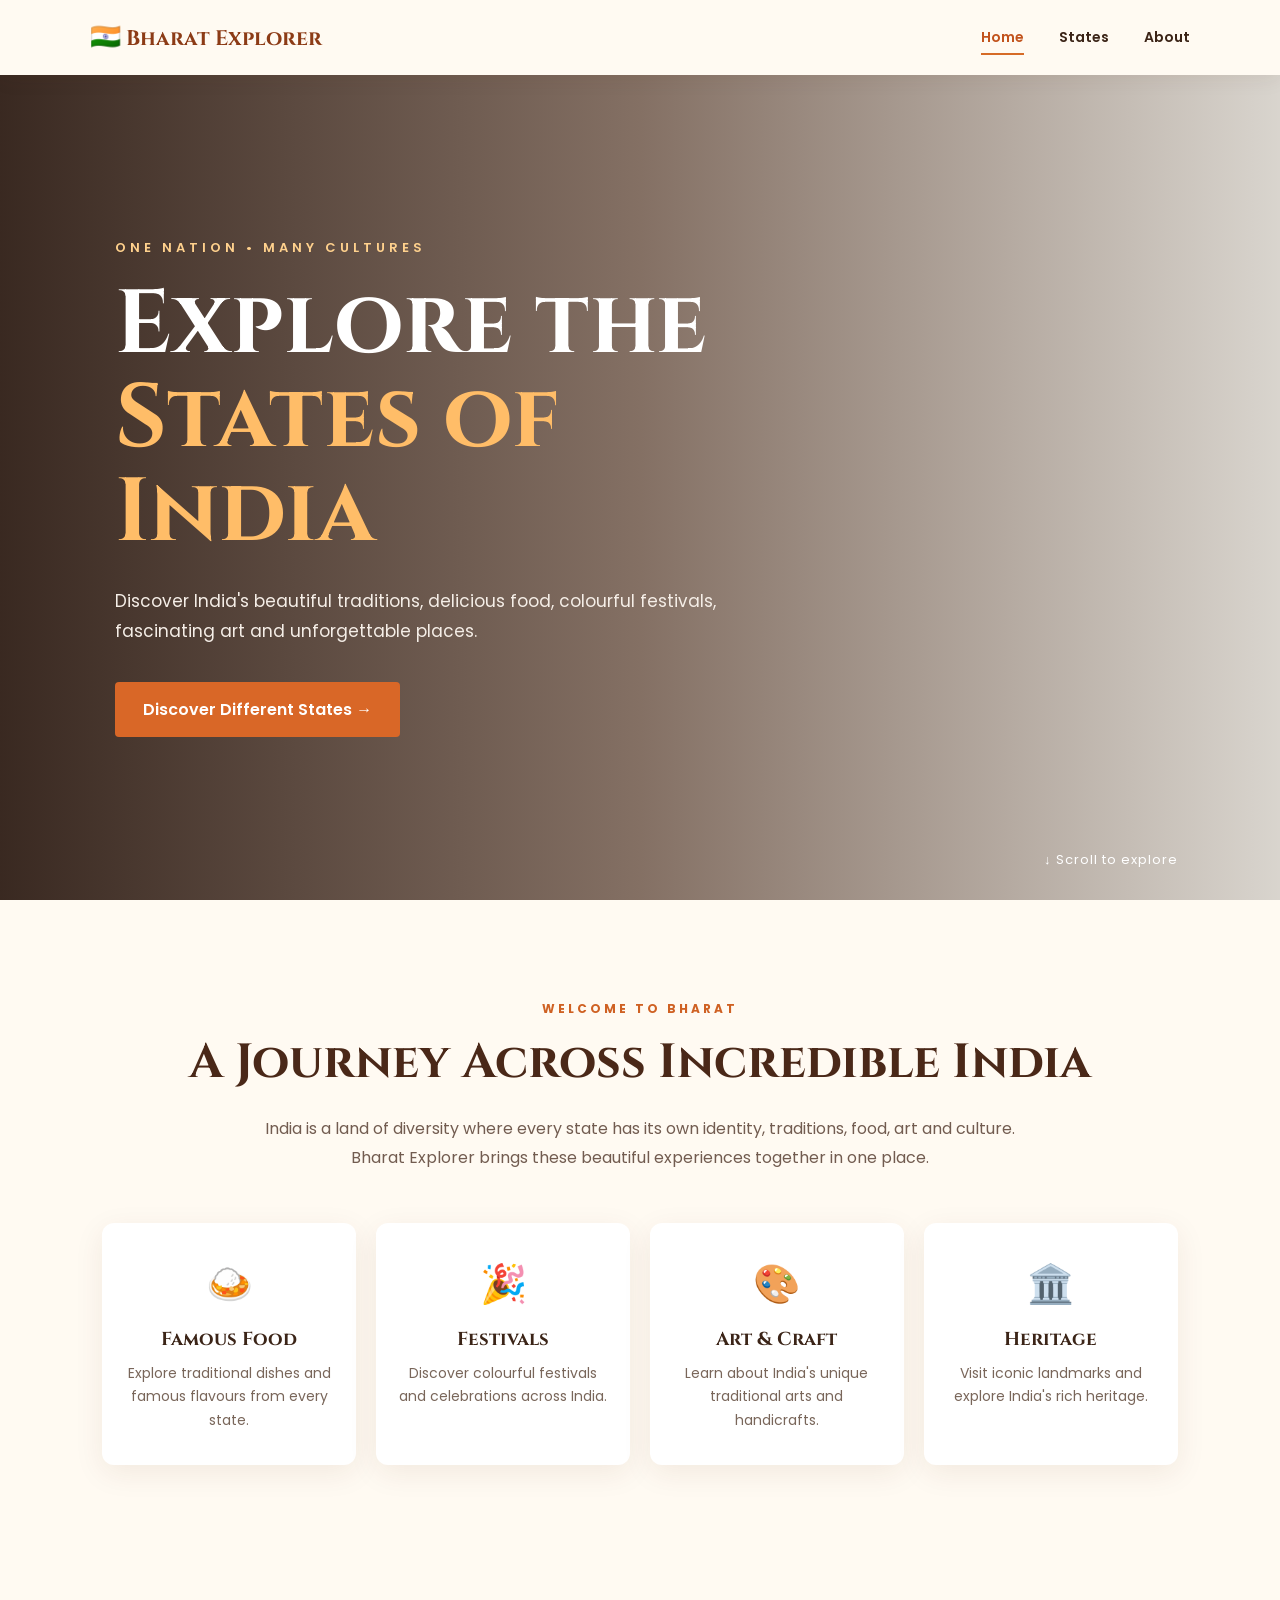
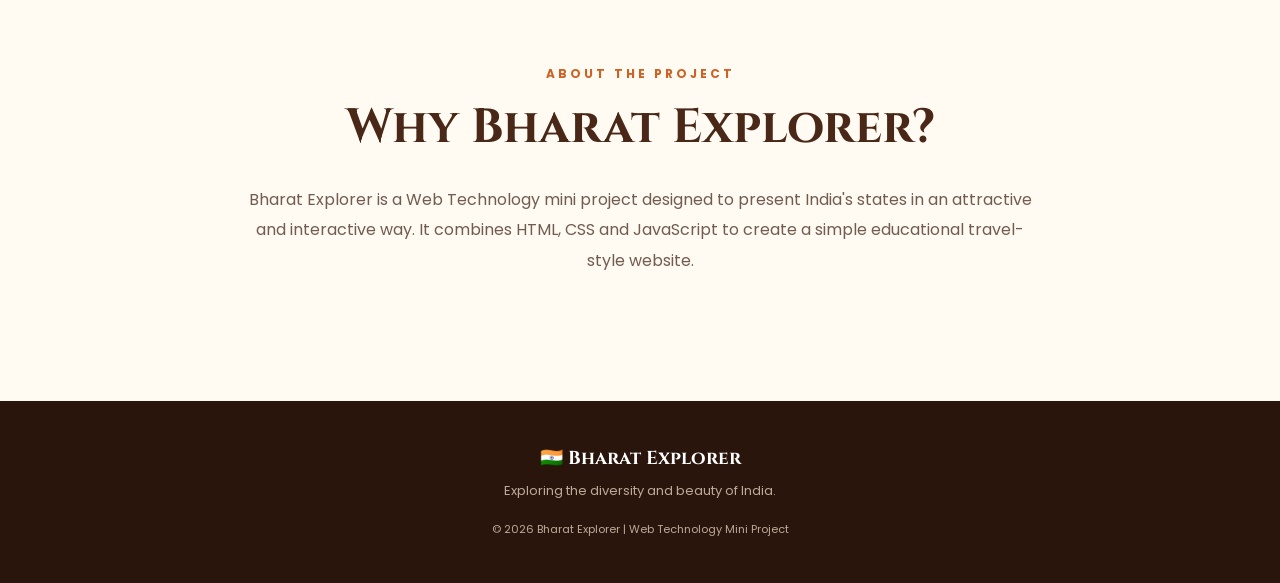
<file: index.html>
<!DOCTYPE html>
<html lang="en">
<head>
    <meta charset="UTF-8">
    <meta name="viewport" content="width=device-width, initial-scale=1.0">
    <title>Bharat Explorer | Explore States of India</title>

    <link rel="preconnect" href="https://fonts.googleapis.com">
    <link rel="preconnect" href="https://fonts.gstatic.com" crossorigin>
    <link href="https://fonts.googleapis.com/css2?family=Cinzel:wght@500;600;700&family=Poppins:wght@300;400;500;600;700&display=swap" rel="stylesheet">

    <link rel="stylesheet" href="style.css">
</head>

<body>

    <nav class="navbar">
        <div class="logo">
            <span>🇮🇳</span> Bharat Explorer
        </div>

        <div class="nav-links">
            <a href="index.html" class="active">Home</a>
            <a href="states.html">States</a>
            <a href="#about">About</a>
        </div>
    </nav>

    <section class="home-hero">

        <div class="hero-overlay"></div>

        <div class="hero-content">
            <p class="small-title">ONE NATION • MANY CULTURES</p>

            <h1>Explore the<br><span>States of India</span></h1>

            <p>
                Discover India's beautiful traditions, delicious food,
                colourful festivals, fascinating art and unforgettable places.
            </p>

            <a href="states.html" class="main-btn">
                Discover Different States →
            </a>
        </div>

        <div class="scroll-text">
            ↓ Scroll to explore
        </div>

    </section>


    <section class="intro-section">

        <p class="section-tag">WELCOME TO BHARAT</p>

        <h2>A Journey Across Incredible India</h2>

        <p class="intro-text">
            India is a land of diversity where every state has its own
            identity, traditions, food, art and culture. Bharat Explorer
            brings these beautiful experiences together in one place.
        </p>

        <div class="feature-grid">

            <div class="feature-card">
                <div class="feature-icon">🍛</div>
                <h3>Famous Food</h3>
                <p>Explore traditional dishes and famous flavours from every state.</p>
            </div>

            <div class="feature-card">
                <div class="feature-icon">🎉</div>
                <h3>Festivals</h3>
                <p>Discover colourful festivals and celebrations across India.</p>
            </div>

            <div class="feature-card">
                <div class="feature-icon">🎨</div>
                <h3>Art & Craft</h3>
                <p>Learn about India's unique traditional arts and handicrafts.</p>
            </div>

            <div class="feature-card">
                <div class="feature-icon">🏛️</div>
                <h3>Heritage</h3>
                <p>Visit iconic landmarks and explore India's rich heritage.</p>
            </div>

        </div>

    </section>


    </section>


    <section class="about-section" id="about">

        <p class="section-tag">ABOUT THE PROJECT</p>

        <h2>Why Bharat Explorer?</h2>

        <p>
            Bharat Explorer is a Web Technology mini project designed to
            present India's states in an attractive and interactive way.
            It combines HTML, CSS and JavaScript to create a simple
            educational travel-style website.
        </p>

    </section>


    <footer>
        <h3>🇮🇳 Bharat Explorer</h3>
        <p>Exploring the diversity and beauty of India.</p>
        <p class="copyright">© 2026 Bharat Explorer | Web Technology Mini Project</p>
    </footer>

</body>
</html>
</file>
<file: style.css>
@import url('https://fonts.googleapis.com/css2?family=Cinzel:wght@500;600;700&family=Poppins:wght@300;400;500;600;700&display=swap');


* {
    margin: 0;
    padding: 0;
    box-sizing: border-box;
}


html {
    scroll-behavior: smooth;
}


body {
    font-family: 'Poppins', sans-serif;
    color: #3b2417;
    background: #fffaf2;
}


a {
    text-decoration: none;
    color: inherit;
}


/* ================= NAVBAR ================= */

.navbar {
    height: 75px;
    padding: 0 7%;
    display: flex;
    align-items: center;
    justify-content: space-between;

    background: rgba(255, 250, 242, 0.96);

    position: sticky;
    top: 0;
    z-index: 1000;

    box-shadow: 0 3px 20px rgba(80, 40, 10, 0.08);
}


.logo {
    font-family: 'Cinzel', serif;
    font-size: 21px;
    font-weight: 700;
    color: #8c3b16;
}


.logo span {
    font-size: 25px;
}


.nav-links {
    display: flex;
    gap: 35px;
}


.nav-links a {
    font-size: 14px;
    font-weight: 600;
    position: relative;
    padding: 7px 0;
}


.nav-links a::after {
    content: "";
    position: absolute;
    left: 0;
    bottom: 0;

    width: 0;
    height: 2px;

    background: #d66b27;

    transition: 0.3s;
}


.nav-links a:hover::after,
.nav-links a.active::after {
    width: 100%;
}


.nav-links a:hover,
.nav-links a.active {
    color: #c2531d;
}


/* ================= HOME HERO ================= */

.home-hero {
    min-height: calc(100vh - 75px);

    position: relative;

    display: flex;
    align-items: center;

    padding: 80px 9%;

    background:
        url("https://images.unsplash.com/photo-1524492412937-b28074a5d7da?auto=format&fit=crop&w=2000&q=90")
        center/cover no-repeat;
}


.hero-overlay {
    position: absolute;
    inset: 0;

    background:
        linear-gradient(
            90deg,
            rgba(30, 12, 4, 0.88),
            rgba(50, 20, 5, 0.60),
            rgba(0, 0, 0, 0.15)
        );
}


.hero-content {
    position: relative;
    max-width: 700px;
    color: white;
    z-index: 2;
}


.small-title {
    letter-spacing: 4px;
    font-size: 13px;
    margin-bottom: 20px;
    color: #ffd18d;
    font-weight: 600;
}


.hero-content h1 {
    font-family: 'Cinzel', serif;
    font-size: clamp(48px, 7vw, 90px);
    line-height: 1.05;
    margin-bottom: 25px;
}


.hero-content h1 span {
    color: #ffbd68;
}


.hero-content > p:not(.small-title) {
    font-size: 17px;
    line-height: 1.8;
    max-width: 620px;
    margin-bottom: 35px;
    color: #f5eee7;
}


.main-btn {
    display: inline-block;

    padding: 15px 28px;

    background: #d96727;
    color: white;

    border-radius: 4px;

    font-weight: 600;

    transition: 0.3s;
}


.main-btn:hover {
    background: #f08b43;
    transform: translateY(-3px);
    box-shadow: 0 12px 25px rgba(0, 0, 0, 0.25);
}


.scroll-text {
    position: absolute;
    bottom: 30px;
    right: 8%;

    color: white;
    font-size: 13px;

    letter-spacing: 1px;

    z-index: 2;
}


/* ================= COMMON ================= */

.section-tag {
    color: #cf6123;
    font-weight: 700;
    letter-spacing: 3px;
    font-size: 12px;
    margin-bottom: 12px;
}


.intro-section {
    padding: 100px 8%;
    text-align: center;
}


.intro-section h2,
.preview-content h2,
.about-section h2,
.state-info h2 {
    font-family: 'Cinzel', serif;
    font-size: clamp(30px, 4vw, 48px);
    color: #4a2818;
}


.intro-text {
    max-width: 760px;
    margin: 20px auto 50px;
    line-height: 1.8;
    color: #725c50;
}


/* ================= FEATURE CARDS ================= */

.feature-grid {
    max-width: 1100px;
    margin: auto;

    display: grid;
    grid-template-columns: repeat(4, 1fr);

    gap: 20px;
}


.feature-card {
    background: white;
    padding: 32px 22px;

    border-radius: 12px;

    box-shadow: 0 8px 30px rgba(87, 44, 12, 0.08);

    transition: 0.35s;
}


.feature-card:hover {
    transform: translateY(-8px);
    box-shadow: 0 18px 40px rgba(87, 44, 12, 0.15);
}


.feature-icon {
    font-size: 38px;
    margin-bottom: 15px;
}


.feature-card h3 {
    margin-bottom: 10px;
    font-family: 'Cinzel', serif;
}


.feature-card p {
    color: #79665a;
    font-size: 14px;
    line-height: 1.7;
}


/* ================= PREVIEW ================= */

.preview-section {
    padding: 80px 8%;

    display: grid;
    grid-template-columns: 1fr 1fr;

    gap: 70px;

    align-items: center;

    background: #f6eadb;
}


.preview-image {
    height: 500px;
    overflow: hidden;
    border-radius: 18px;
}


.preview-image img {
    width: 100%;
    height: 100%;
    object-fit: cover;
}


.preview-content p:not(.section-tag) {
    color: #725c50;
    line-height: 1.9;
    margin: 25px 0;
}


.outline-btn {
    display: inline-block;

    border: 1.5px solid #bd5721;

    color: #a94a1b;

    padding: 13px 24px;

    border-radius: 4px;

    font-weight: 600;

    transition: 0.3s;
}


.outline-btn:hover {
    background: #bd5721;
    color: white;
}


/* ================= ABOUT ================= */

.about-section {
    padding: 100px 15%;
    text-align: center;
}


.about-section p:last-child {
    max-width: 800px;
    margin: 25px auto;
    line-height: 1.9;
    color: #725c50;
}


/* ================= STATES HEADER ================= */

.states-header {
    padding: 90px 10% 60px;
    text-align: center;

    background:
        linear-gradient(
            135deg,
            #fff3df,
            #f8dfc4
        );
}


.states-header h1 {
    font-family: 'Cinzel', serif;
    font-size: clamp(40px, 6vw, 65px);
    margin-bottom: 18px;
}


.states-header h1 span {
    color: #c95c21;
}


.states-header > p:last-child {
    max-width: 700px;
    margin: auto;

    color: #725c50;
    line-height: 1.8;
}


/* ================= STATES ================= */

.states-section {
    padding: 70px 7%;
}

.search-wrap {
    max-width: 400px;
    margin: 0 auto 40px;
}

#stateSearch {
    width: 100%;
    padding: 12px 18px;
    border: 1.5px solid #e8c9a8;
    border-radius: 30px;
    font-family: 'Poppins', sans-serif;
    font-size: 14px;
    outline: none;
    transition: 0.3s;
}

#stateSearch:focus {
    border-color: #d66b27;
    box-shadow: 0 0 0 4px rgba(214, 107, 39, 0.12);
}


.states-grid {
    display: grid;

    grid-template-columns:
        repeat(4, minmax(0, 1fr));

    gap: 25px;

    max-width: 1400px;
    margin: auto;
}


.state-card {
    background: white;

    border-radius: 14px;

    overflow: hidden;

    cursor: pointer;

    box-shadow:
        0 8px 25px rgba(67, 35, 10, 0.09);

    transition:
        transform 0.35s,
        box-shadow 0.35s;

    animation: cardAppear 0.6s ease both;
}


.state-card:hover {
    transform: translateY(-9px);

    box-shadow:
        0 20px 45px rgba(67, 35, 10, 0.18);
}


@keyframes cardAppear {

    from {
        opacity: 0;
        transform: translateY(20px);
    }

    to {
        opacity: 1;
        transform: translateY(0);
    }

}


.state-card-image {
    height: 210px;
    position: relative;
    overflow: hidden;
}


.state-card-image img {
    width: 100%;
    height: 100%;
    object-fit: cover;

    transition: transform 0.6s;
}


.state-card:hover img {
    transform: scale(1.1);
}


.state-number {
    position: absolute;

    top: 12px;
    left: 12px;

    background: rgba(0, 0, 0, 0.65);

    color: white;

    padding: 5px 10px;

    border-radius: 20px;

    font-size: 11px;
}


.state-symbol {
    position: absolute;

    bottom: -17px;
    right: 15px;

    width: 52px;
    height: 52px;

    border-radius: 50%;

    background: #fffaf2;

    display: flex;
    align-items: center;
    justify-content: center;

    font-size: 27px;

    box-shadow: 0 5px 15px rgba(0,0,0,0.15);
}


.state-card-content {
    padding: 28px 20px 22px;
}


.state-card-content h3 {
    font-family: 'Cinzel', serif;

    font-size: 20px;

    margin-bottom: 10px;
}


.state-card-content p {
    color: #77665b;

    font-size: 13px;

    line-height: 1.7;

    min-height: 67px;
}


.open-state {
    display: inline-block;

    margin-top: 18px;

    color: #c65c21;

    font-size: 12px;

    font-weight: 700;

    letter-spacing: 1px;
}


/* ================= STATE HERO ================= */

.state-hero {
    min-height: 570px;

    position: relative;

    background-position: center;
    background-size: cover;

    display: flex;
    align-items: center;

    transition: background-image 0.5s;
}


.state-overlay {
    position: absolute;
    inset: 0;

    background:
        linear-gradient(
            90deg,
            rgba(20, 9, 4, 0.88),
            rgba(20, 9, 4, 0.45),
            rgba(0, 0, 0, 0.1)
        );
}


.state-hero-content {
    position: relative;

    z-index: 2;

    color: white;

    padding: 70px 10%;

    max-width: 900px;
}


.back-btn {
    display: inline-block;

    margin-bottom: 40px;

    padding: 9px 17px;

    border: 1px solid rgba(255,255,255,0.6);

    border-radius: 4px;

    font-size: 13px;

    transition: 0.3s;
}


.back-btn:hover {
    background: white;
    color: #4b2818;
}


.big-symbol {
    font-size: 55px;
    margin-bottom: 10px;
}


.state-hero-content .section-tag {
    color: #ffcb82;
}


.state-hero h1 {
    font-family: 'Cinzel', serif;

    font-size: clamp(45px, 7vw, 85px);

    margin-bottom: 20px;
}


.state-hero-content > p:last-child {
    max-width: 650px;

    line-height: 1.8;

    color: #f7ede3;
}


/* ================= STATE INFO ================= */

.state-info {
    padding: 100px 8%;
    text-align: center;
}


.state-intro {
    color: #756158;

    max-width: 700px;

    margin: 18px auto 50px;

    line-height: 1.8;
}


.category-grid {
    max-width: 1200px;

    margin: auto;

    display: grid;

    grid-template-columns:
        repeat(3, 1fr);

    gap: 25px;
}


.category-card {
    background: white;

    text-align: left;

    border-radius: 14px;

    overflow: hidden;

    box-shadow:
        0 8px 28px rgba(67, 35, 10, 0.09);

    transition: 0.35s;
}


.category-card:hover {
    transform: translateY(-8px);

    box-shadow:
        0 18px 40px rgba(67, 35, 10, 0.16);
}


.category-image {
    height: 220px;

    position: relative;

    overflow: hidden;
}


.category-image img {
    width: 100%;
    height: 100%;

    object-fit: cover;

    transition: transform 0.5s;
}


.category-card:hover .category-image img {
    transform: scale(1.08);
}


.category-image span {
    position: absolute;

    bottom: 12px;
    left: 12px;

    background: rgba(0,0,0,0.7);

    color: white;

    padding: 6px 12px;

    border-radius: 20px;

    font-size: 11px;

    font-weight: 600;
}


.category-content {
    padding: 23px;
}


.category-content h3 {
    font-family: 'Cinzel', serif;

    font-size: 21px;

    margin-bottom: 10px;
}


.category-content p {
    color: #766258;

    line-height: 1.7;

    font-size: 14px;
}


/* ================= QUOTE ================= */

.quote-section {
    padding: 80px 10%;

    background:
        linear-gradient(
            135deg,
            #b74f1c,
            #e47b35
        );

    color: white;

    text-align: center;
}


.quote-section span {
    font-size: 45px;
}


.quote-section h2 {
    font-family: 'Cinzel', serif;

    font-size: 38px;

    margin: 15px 0;
}


.quote-section p {
    max-width: 650px;

    margin: auto;

    line-height: 1.8;

    color: #fff3e7;
}


/* ================= FOOTER ================= */

footer {
    padding: 45px 8%;

    background: #29150c;

    color: #ead9ca;

    text-align: center;
}


footer h3 {
    font-family: 'Cinzel', serif;

    color: white;

    margin-bottom: 10px;
}


footer p {
    font-size: 13px;

    color: #bfa99a;
}


footer .copyright {
    margin-top: 20px;

    font-size: 11px;
}


/* ================= RESPONSIVE ================= */

@media (max-width: 1100px) {

    .states-grid {
        grid-template-columns: repeat(3, 1fr);
    }

    .feature-grid {
        grid-template-columns: repeat(2, 1fr);
    }

}


@media (max-width: 800px) {

    .navbar {
        padding: 0 5%;
    }

    .nav-links {
        gap: 15px;
    }

    .preview-section {
        grid-template-columns: 1fr;
    }

    .preview-image {
        height: 350px;
    }

    .category-grid {
        grid-template-columns: repeat(2, 1fr);
    }

    .states-grid {
        grid-template-columns: repeat(2, 1fr);
    }

}


@media (max-width: 550px) {

    .navbar {
        height: auto;
        padding: 18px 5%;

        flex-direction: column;

        gap: 12px;
    }

    .nav-links {
        gap: 20px;
    }

    .home-hero {
        min-height: 650px;

        padding: 60px 7%;
    }

    .hero-content h1 {
        font-size: 45px;
    }

    .feature-grid {
        grid-template-columns: 1fr;
    }

    .states-grid {
        grid-template-columns: 1fr;
    }

    .category-grid {
        grid-template-columns: 1fr;
    }

    .states-section,
    .state-info,
    .intro-section {
        padding-left: 5%;
        padding-right: 5%;
    }

    .state-hero {
        min-height: 520px;
    }

    .state-hero-content {
        padding: 50px 7%;
    }

}
</file>
